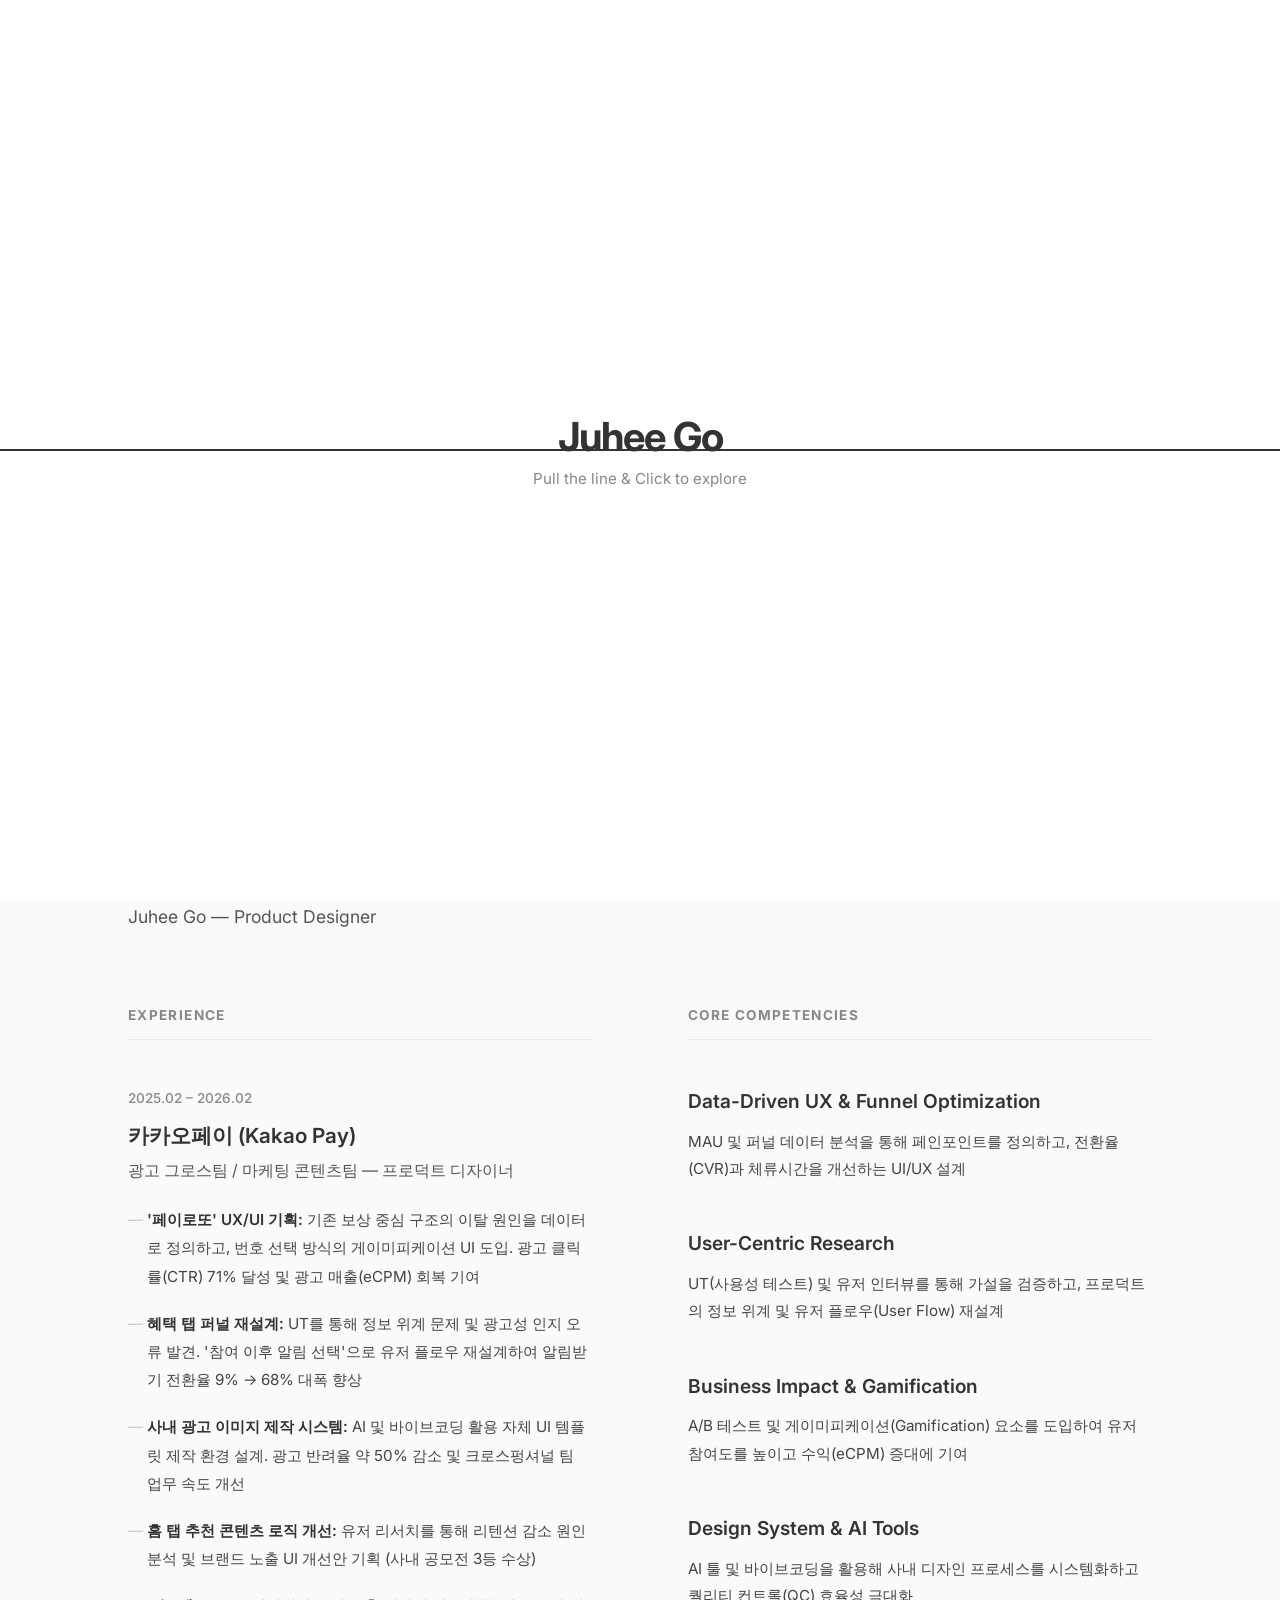
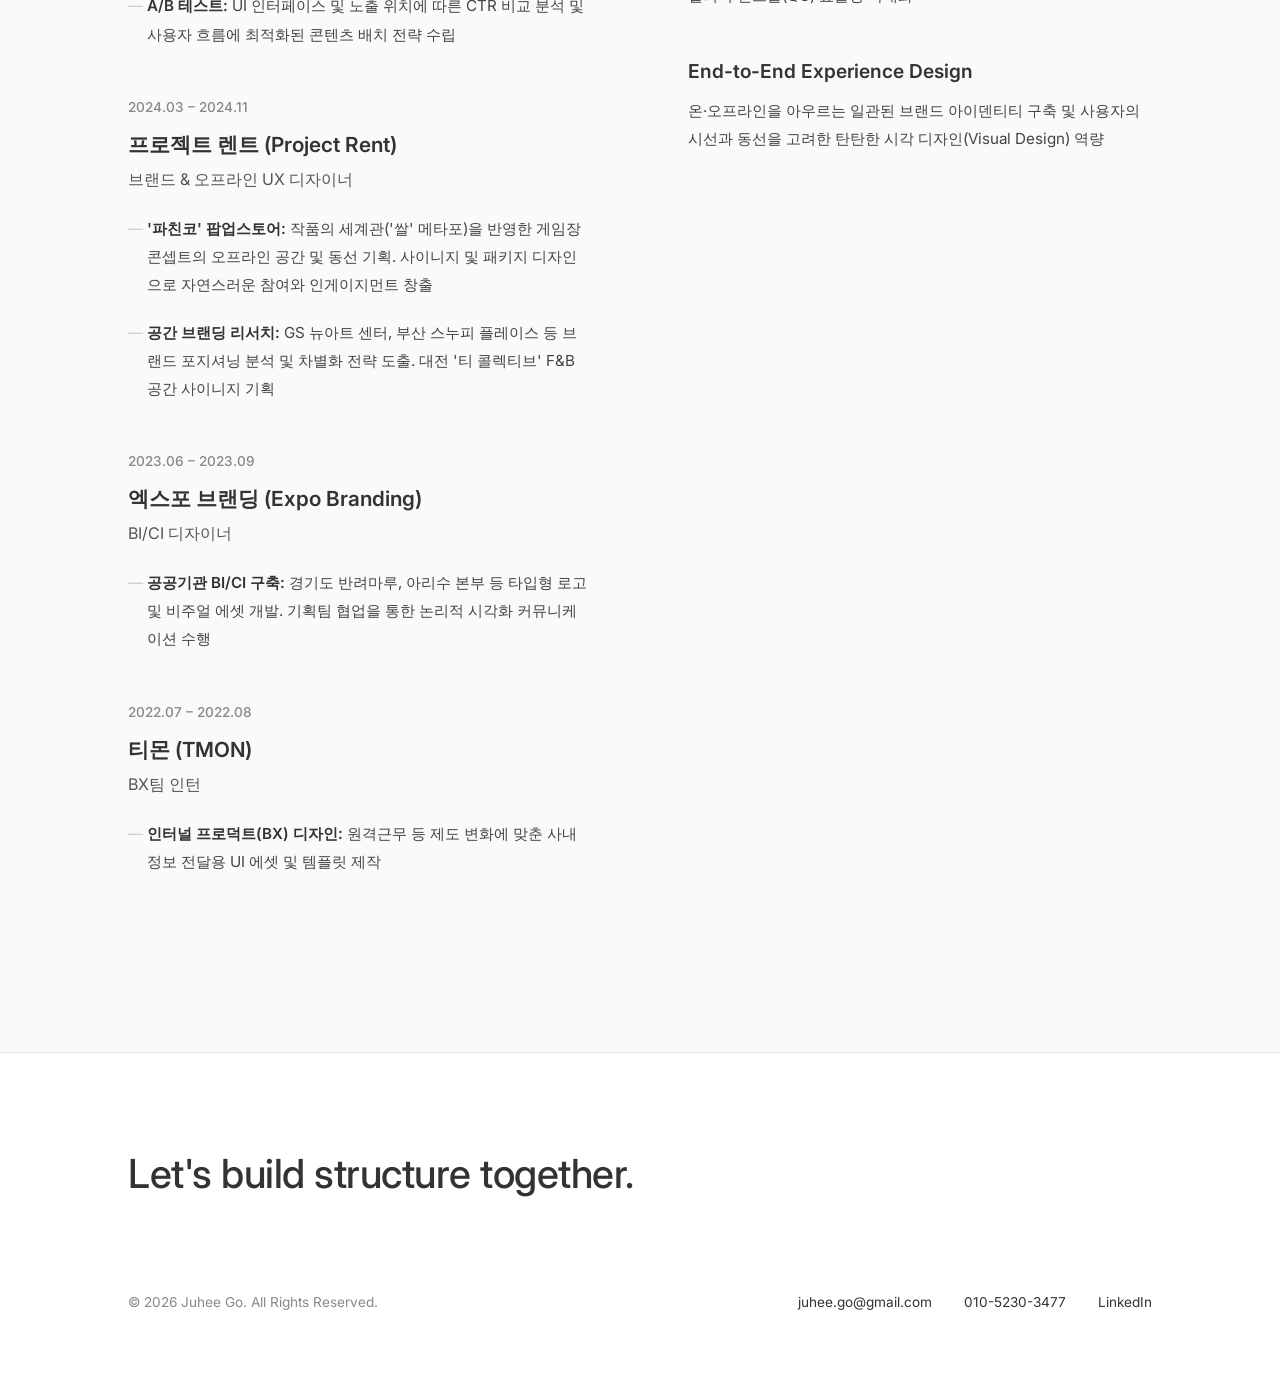
<file: index.html>
<!DOCTYPE html>
<html lang="ko">
<head>
    <meta charset="UTF-8">
    <meta name="viewport" content="width=device-width, initial-scale=1.0">
    <title>Juhee Go — Product Designer</title>
    <meta name="description" content="고주희 프로덕트 디자이너 포트폴리오. 데이터 기반 UX, 퍼널 최적화, 사용자 중심 리서치 전문.">
    <link rel="stylesheet" href="style.css">
    <link href="https://fonts.googleapis.com/css2?family=Inter:wght@300;400;500;600&display=swap" rel="stylesheet">
</head>
<body>
    <!-- Interactive Splash Page -->
    <div id="splash-screen">
        <svg id="splash-svg">
            <path id="splash-path" d="" fill="none" stroke="#333" stroke-width="2"></path>
        </svg>
        <div class="splash-text">
            <span>Juhee Go</span>
            <p>Pull the line & Click to explore</p>
        </div>
    </div>

    <!-- Hero Section -->
    <main class="hero">
        <div class="left-content">
            <div class="text-grey">I design digital experiences</div>
            <div class="text-black">interaction as <span class="data-box">data</span></div>
            <div class="text-black">system as <span class="structure-box">structure</span></div>
        </div>

        <div class="right-menu">
            <a href="https://linkedin.com/in/juheego" class="btn" target="_blank">LinkedIn</a>
            <a href="./juhee_portfolio.pdf" download="포트폴리오_고주희.pdf" class="btn">Portfolio Download</a>
            <a href="tel:01052303477" class="btn">+82 10-5230-3477</a>
            <a href="mailto:juhee.go@gmail.com" class="btn">juhee.go@gmail.com</a>
            <a href="#contact" class="btn" id="contact-btn">Get in touch</a>
        </div>
    </main>

    <!-- Resume Section -->
    <section id="resume" class="resume-section">
        <div class="resume-header">
            <h2>Curriculum Vitae</h2>
            <p>Juhee Go — Product Designer</p>
        </div>

        <div class="resume-grid">
            <!-- Experience Column -->
            <div class="resume-column">
                <h3 class="column-title">Experience</h3>
                
                <div class="resume-item">
                    <div class="resume-date">2025.02 – 2026.02</div>
                    <h4 class="resume-company">카카오페이 (Kakao Pay)</h4>
                    <p class="resume-role">광고 그로스팀 / 마케팅 콘텐츠팀 — 프로덕트 디자이너</p>
                    <ul class="resume-details">
                        <li><strong>'페이로또' UX/UI 기획:</strong> 기존 보상 중심 구조의 이탈 원인을 데이터로 정의하고, 번호 선택 방식의 게이미피케이션 UI 도입. 광고 클릭률(CTR) 71% 달성 및 광고 매출(eCPM) 회복 기여</li>
                        <li><strong>혜택 탭 퍼널 재설계:</strong> UT를 통해 정보 위계 문제 및 광고성 인지 오류 발견. '참여 이후 알림 선택'으로 유저 플로우 재설계하여 알림받기 전환율 9% → 68% 대폭 향상</li>
                        <li><strong>사내 광고 이미지 제작 시스템:</strong> AI 및 바이브코딩 활용 자체 UI 템플릿 제작 환경 설계. 광고 반려율 약 50% 감소 및 크로스펑셔널 팀 업무 속도 개선</li>
                        <li><strong>홈 탭 추천 콘텐츠 로직 개선:</strong> 유저 리서치를 통해 리텐션 감소 원인 분석 및 브랜드 노출 UI 개선안 기획 (사내 공모전 3등 수상)</li>
                        <li><strong>A/B 테스트:</strong> UI 인터페이스 및 노출 위치에 따른 CTR 비교 분석 및 사용자 흐름에 최적화된 콘텐츠 배치 전략 수립</li>
                    </ul>
                </div>

                <div class="resume-item">
                    <div class="resume-date">2024.03 – 2024.11</div>
                    <h4 class="resume-company">프로젝트 렌트 (Project Rent)</h4>
                    <p class="resume-role">브랜드 & 오프라인 UX 디자이너</p>
                    <ul class="resume-details">
                        <li><strong>'파친코' 팝업스토어:</strong> 작품의 세계관('쌀' 메타포)을 반영한 게임장 콘셉트의 오프라인 공간 및 동선 기획. 사이니지 및 패키지 디자인으로 자연스러운 참여와 인게이지먼트 창출</li>
                        <li><strong>공간 브랜딩 리서치:</strong> GS 뉴아트 센터, 부산 스누피 플레이스 등 브랜드 포지셔닝 분석 및 차별화 전략 도출. 대전 '티 콜렉티브' F&B 공간 사이니지 기획</li>
                    </ul>
                </div>

                <div class="resume-item">
                    <div class="resume-date">2023.06 – 2023.09</div>
                    <h4 class="resume-company">엑스포 브랜딩 (Expo Branding)</h4>
                    <p class="resume-role">BI/CI 디자이너</p>
                    <ul class="resume-details">
                        <li><strong>공공기관 BI/CI 구축:</strong> 경기도 반려마루, 아리수 본부 등 타입형 로고 및 비주얼 에셋 개발. 기획팀 협업을 통한 논리적 시각화 커뮤니케이션 수행</li>
                    </ul>
                </div>

                <div class="resume-item">
                    <div class="resume-date">2022.07 – 2022.08</div>
                    <h4 class="resume-company">티몬 (TMON)</h4>
                    <p class="resume-role">BX팀 인턴</p>
                    <ul class="resume-details">
                        <li><strong>인터널 프로덕트(BX) 디자인:</strong> 원격근무 등 제도 변화에 맞춘 사내 정보 전달용 UI 에셋 및 템플릿 제작</li>
                    </ul>
                </div>
            </div>

            <!-- Competencies Column -->
            <div class="resume-column">
                <h3 class="column-title">Core Competencies</h3>
                
                <div class="competency-item">
                    <h4>Data-Driven UX & Funnel Optimization</h4>
                    <p>MAU 및 퍼널 데이터 분석을 통해 페인포인트를 정의하고, 전환율(CVR)과 체류시간을 개선하는 UI/UX 설계</p>
                </div>

                <div class="competency-item">
                    <h4>User-Centric Research</h4>
                    <p>UT(사용성 테스트) 및 유저 인터뷰를 통해 가설을 검증하고, 프로덕트의 정보 위계 및 유저 플로우(User Flow) 재설계</p>
                </div>

                <div class="competency-item">
                    <h4>Business Impact & Gamification</h4>
                    <p>A/B 테스트 및 게이미피케이션(Gamification) 요소를 도입하여 유저 참여도를 높이고 수익(eCPM) 증대에 기여</p>
                </div>

                <div class="competency-item">
                    <h4>Design System & AI Tools</h4>
                    <p>AI 툴 및 바이브코딩을 활용해 사내 디자인 프로세스를 시스템화하고 퀄리티 컨트롤(QC) 효율성 극대화</p>
                </div>

                <div class="competency-item">
                    <h4>End-to-End Experience Design</h4>
                    <p>온·오프라인을 아우르는 일관된 브랜드 아이덴티티 구축 및 사용자의 시선과 동선을 고려한 탄탄한 시각 디자인(Visual Design) 역량</p>
                </div>
            </div>
        </div>
    </section>
    
    <!-- Footer -->
    <footer id="contact" class="footer">
        <div class="footer-content">
            <h2>Let's build structure together.</h2>
        </div>
        <div class="footer-bottom">
            <p>&copy; 2026 Juhee Go. All Rights Reserved.</p>
            <div class="footer-links">
                <a href="mailto:juhee.go@gmail.com">juhee.go@gmail.com</a>
                <a href="tel:01052303477">010-5230-3477</a>
                <a href="https://linkedin.com/in/juheego" target="_blank">LinkedIn</a>
            </div>
        </div>
    </footer>
    
    <script src="script.js"></script>
</body>
</html>
</file>
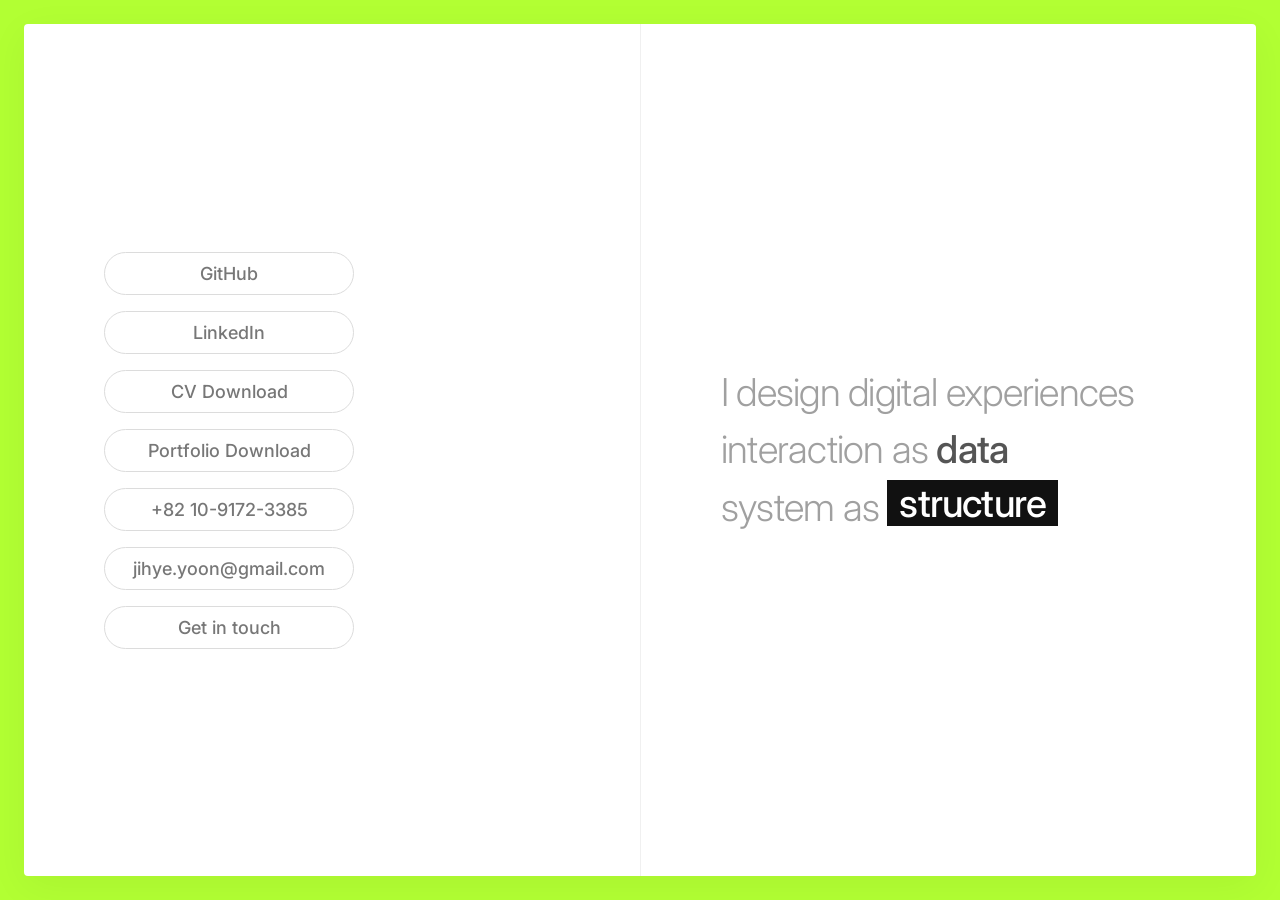
<file: portfolio_main.html>
<!DOCTYPE html>
<html lang="ko">
<head>
    <meta charset="UTF-8">
    <meta name="viewport" content="width=device-width, initial-scale=1.0">
    <title>Jihye Yoon — Minimal Portfolio</title>
    <meta name="description" content="윤지혜 디자이너 포트폴리오. 디지털 경험을 디자인합니다.">

    <link rel="preconnect" href="https://fonts.googleapis.com">
    <link rel="preconnect" href="https://fonts.gstatic.com" crossorigin>
    <link href="https://fonts.googleapis.com/css2?family=Inter:wght@300;400;500;600&display=swap" rel="stylesheet">

    <style>
        * {
            margin: 0;
            padding: 0;
            box-sizing: border-box;
        }

        body {
            /* 쨍한 라임그린 배경 */
            background-color: #B2FF33; 
            font-family: 'Inter', -apple-system, sans-serif;
            height: 100vh;
            padding: 24px;
            display: flex;
            align-items: center;
            justify-content: center;
            overflow: hidden;
        }

        /* 흰색 컨테이너 */
        .container {
            background-color: #ffffff;
            width: 100%;
            height: 100%;
            border-radius: 4px;
            display: grid;
            grid-template-columns: 1fr 1fr;
            box-shadow: 0 10px 40px rgba(0,0,0,0.05);
        }

        /* ════════════════════════════════════
           LEFT: Contact & Download (Pill Buttons)
           ════════════════════════════════════ */
        .left-col {
            display: flex;
            flex-direction: column;
            justify-content: center;
            align-items: flex-start;
            padding: 60px 80px;
        }

        .nav-list {
            display: flex;
            flex-direction: column;
            gap: 16px;
        }

        .pill-btn {
            display: inline-flex;
            align-items: center;
            justify-content: center;
            border: 1.5px solid #dcdcdc;
            border-radius: 50px;
            padding: 10px 28px;
            font-size: 18px;
            font-weight: 500;
            color: #777;
            background: transparent;
            text-decoration: none;
            transition: all 0.3s ease;
            cursor: pointer;
        }

        .pill-btn:hover {
            border-color: #111;
            color: #111;
            background: #fafafa;
            transform: translateX(4px);
        }

        /* ════════════════════════════════════
           RIGHT: Typography Showcase
           ════════════════════════════════════ */
        .right-col {
            display: flex;
            flex-direction: column;
            justify-content: center;
            align-items: flex-start;
            padding: 60px 80px;
            border-left: 1px solid #f0f0f0;
        }

        .typo-block {
            font-size: clamp(32px, 3vw, 52px);
            color: #a0a0a0;
            line-height: 1.5;
            font-weight: 300;
            letter-spacing: -0.02em;
        }

        .typo-block strong {
            font-weight: 500;
            color: #555;
        }

        .typo-block .highlight {
            background-color: #111;
            color: #ffffff; /* 혹은 레퍼런스처럼 강조 대비를 위해 흰색/검정 */
            padding: 0 12px;
            display: inline-block;
            font-weight: 500;
            line-height: 1.2;
            transform: translateY(-4px);
        }

        /* 반응형 */
        @media (max-width: 1024px) {
            .container {
                grid-template-columns: 1fr;
                grid-template-rows: auto auto;
            }
            .left-col, .right-col {
                padding: 40px;
                border-left: none;
                align-items: center;
                text-align: center;
            }
            .right-col {
                border-top: 1px solid #f0f0f0;
            }
            .pill-btn {
                font-size: 16px;
                padding: 8px 24px;
            }
        }

        @media (max-width: 600px) {
            body { padding: 12px; }
            .left-col, .right-col { padding: 32px 20px; }
            .typo-block { font-size: 24px; }
        }
    </style>
</head>
<body>

    <div class="container">
        
        <!-- 왼쪽: 둥근 알약 형태의 버튼들 (전화, 메일, 포트폴리오, 이력서) -->
        <div class="left-col">
            <div class="nav-list">
                <a href="https://github.com" target="_blank" class="pill-btn">GitHub</a>
                <a href="https://linkedin.com/in/jihyeyoon-pm" target="_blank" class="pill-btn">LinkedIn</a>
                <a href="#" onclick="alert('이력서 다운로드')" class="pill-btn">CV Download</a>
                <a href="#" onclick="alert('포트폴리오 다운로드')" class="pill-btn">Portfolio Download</a>
                <a href="tel:+821091723385" class="pill-btn">+82 10-9172-3385</a>
                <a href="mailto:jihye.yoon@gmail.com" class="pill-btn">jihye.yoon@gmail.com</a>
                <a href="mailto:jihye.yoon@gmail.com" class="pill-btn">Get in touch</a>
            </div>
        </div>

        <!-- 오른쪽: 디자이너 강점을 나타내는 타이포그래피 (레퍼런스 카피 반영) -->
        <div class="right-col">
            <div class="typo-block">
                I design digital experiences<br>
                interaction as <strong>data</strong><br>
                system as <span class="highlight">structure</span>
            </div>
        </div>

    </div>

</body>
</html>
</file>
<file: style.css>
@import url('https://fonts.googleapis.com/css2?family=Inter:wght@300;400;500;600&display=swap');

:root {
    --text-dark: #333333;
    --text-grey: #555555;
    --border-color: #cccccc;
    --bg-white: #ffffff;
    --font-heading: 'Inter', sans-serif;
    --font-sans: 'Inter', sans-serif;
}

* {
    margin: 0;
    padding: 0;
    box-sizing: border-box;
}

html {
    scroll-behavior: smooth;
}

body {
    font-family: var(--font-sans);
    background-color: var(--bg-white);
    color: var(--text-dark);
    -webkit-font-smoothing: antialiased;
    -moz-osx-font-smoothing: grayscale;
}

/* --- SPLASH SCREEN --- */
#splash-screen {
    position: fixed;
    top: 0; left: 0;
    width: 100vw; height: 100vh;
    background-color: #ffffff;
    z-index: 9999;
    display: flex;
    justify-content: center;
    align-items: center;
    overflow: hidden;
    transition: transform 1s cubic-bezier(0.77, 0, 0.175, 1);
    cursor: pointer;
}

#splash-screen.hidden {
    transform: translateY(-100%);
    pointer-events: none;
}

#splash-svg {
    position: absolute;
    top: 0; left: 0;
    width: 100%; height: 100%;
    pointer-events: none;
}

.splash-text {
    text-align: center;
    pointer-events: none;
    user-select: none;
    color: #333;
    font-family: var(--font-sans);
}

.splash-text span {
    font-size: 2.5rem;
    font-weight: 700;
    letter-spacing: -1px;
    display: block;
    margin-bottom: 0.5rem;
}

.splash-text p {
    font-size: 0.95rem;
    color: #888;
}

/* --- HERO SECTION (Exactly from user's provided code) --- */
.hero {
    position: relative;
    z-index: 10;
    display: flex;
    justify-content: space-between;
    align-items: flex-start;
    padding-top: 40px;
    height: 80vh;
    min-height: 500px;
    padding-left: 50px;
    padding-right: 40px;
    background-color: transparent;
}

.left-content {
    font-size: 60px; 
    line-height: 1.05;
    letter-spacing: -2px;
    text-transform: uppercase;
}

.left-content div { 
    display: flex;
    align-items: baseline;
    margin-bottom: 10px; /* Slight breathing room for boxes */
    opacity: 0;
    transform: translateY(30px);
}

.left-content.animate div {
    animation: textMotionReveal 0.8s cubic-bezier(0.16, 1, 0.3, 1) forwards;
}

.left-content.animate div:nth-child(1) {
    animation-delay: 0.1s;
}

.left-content.animate div:nth-child(2) {
    animation-delay: 0.3s;
}

.left-content.animate div:nth-child(3) {
    animation-delay: 0.5s;
}

@keyframes textMotionReveal {
    0% {
        opacity: 0;
        transform: translateY(30px) skewY(2deg);
    }
    100% {
        opacity: 1;
        transform: translateY(0) skewY(0deg);
    }
}

.text-grey {
    color: #999;
    font-weight: 700;
}

.text-black {
    color: #111;
    font-weight: 700;
}

.data-box {
    border: 4px solid #111; /* Thicker border to match image */
    padding: 0px 18px;
    border-radius: 10px;
    margin-left: 12px;
    transition: all 0.3s cubic-bezier(0.25, 1, 0.5, 1);
}

.data-box.highlight-active {
    background-color: #0000FF;
    border-color: #0000FF;
    color: #ffffff;
    transform: scale(1.03) translateY(-2px);
    box-shadow: 0 10px 20px rgba(0,0,255,0.2);
}

.structure-box {
    background-color: #111;
    color: #fff;
    padding: 4px 22px; 
    border-radius: 10px;
    margin-left: 12px;
    transition: all 0.3s cubic-bezier(0.25, 1, 0.5, 1);
}

.structure-box.highlight-active {
    background-color: #0000FF;
    color: #ffffff;
    transform: scale(1.03) translateY(-2px);
    box-shadow: 0 10px 20px rgba(0,0,255,0.2);
}

.right-menu {
    display: flex;
    flex-direction: column;
    align-items: flex-end;
    gap: 14px;
}

.btn {
    border: 1px solid #555;
    padding: 12px 32px;
    border-radius: 50px;
    font-size: 16px;
    font-weight: 500;
    color: #222;
    text-decoration: none;
    transition: all 0.3s;
    background-color: transparent;
    display: inline-block;
}

.btn:hover {
    background-color: #000;
    color: #fff;
    border-color: #000;
}

/* --- RESUME SECTION (Minimalist updates) --- */
.resume-section {
    padding: 8rem 10%;
    background-color: #FAFAFA;
    border-top: 1px solid #eaeaea;
}

.resume-header {
    margin-bottom: 5rem;
}

.resume-header h2 {
    font-size: 2.5rem;
    font-weight: 500;
    margin-bottom: 0.5rem;
    letter-spacing: -0.5px;
}

.resume-header p {
    color: var(--text-grey);
    font-size: 1.1rem;
    margin-bottom: 2rem;
}

.resume-grid {
    display: grid;
    grid-template-columns: 1fr 1fr;
    gap: 6rem;
}

.column-title {
    font-size: 0.85rem;
    text-transform: uppercase;
    letter-spacing: 0.1em;
    color: #888;
    margin-bottom: 3rem;
    border-bottom: 1px solid #eaeaea;
    padding-bottom: 1rem;
}

.resume-item {
    margin-bottom: 3rem;
}

.resume-date {
    font-size: 0.85rem;
    color: #888;
    margin-bottom: 0.8rem;
    font-weight: 500;
    line-height: 1.5;
}

.resume-company {
    font-size: 1.3rem;
    font-weight: 600;
    margin-bottom: 0.5rem;
    line-height: 1.4;
}

.resume-role {
    font-size: 1rem;
    color: var(--text-grey);
    margin-bottom: 1.4rem;
    line-height: 1.6;
}

.resume-details {
    list-style-type: none;
    font-size: 0.95rem;
    line-height: 1.85;
    color: #444;
}

.resume-details li {
    margin-bottom: 1.2rem;
    position: relative;
    padding-left: 1.2rem;
}

.resume-details li::before {
    content: "—";
    position: absolute;
    left: 0;
    color: #ccc;
}

.resume-details strong {
    font-weight: 600;
    color: var(--text-dark);
}

.competency-item {
    margin-bottom: 3rem;
}

.competency-item h4 {
    font-size: 1.2rem;
    font-weight: 600;
    margin-bottom: 0.8rem;
    line-height: 1.4;
}

.competency-item p {
    color: #444;
    font-size: 0.95rem;
    line-height: 1.8;
}

/* --- FOOTER --- */
.footer {
    padding: 6rem 10% 4rem 10%;
    border-top: 1px solid #eaeaea;
    background-color: var(--bg-white);
}

.footer-content h2 {
    font-size: 2.5rem;
    font-weight: 500;
    margin-bottom: 4rem;
    letter-spacing: -0.5px;
}

.footer-bottom {
    display: flex;
    justify-content: space-between;
    align-items: center;
    padding-top: 2rem;
    font-size: 0.85rem;
    color: #888;
}

.footer-links {
    display: flex;
    gap: 2rem;
}

.footer-links a {
    color: var(--text-dark);
    text-decoration: none;
    transition: opacity 0.3s ease;
}

.footer-links a:hover {
    opacity: 0.6;
}

/* Responsive */
@media (max-width: 1024px) {
    .hero {
        flex-direction: column;
        justify-content: center;
        gap: 4rem;
        align-items: flex-start;
    }
    .right-menu {
        align-items: flex-start;
        flex-direction: row;
        flex-wrap: wrap;
    }
    .resume-grid {
        grid-template-columns: 1fr;
        gap: 3rem;
    }
}
</file>
